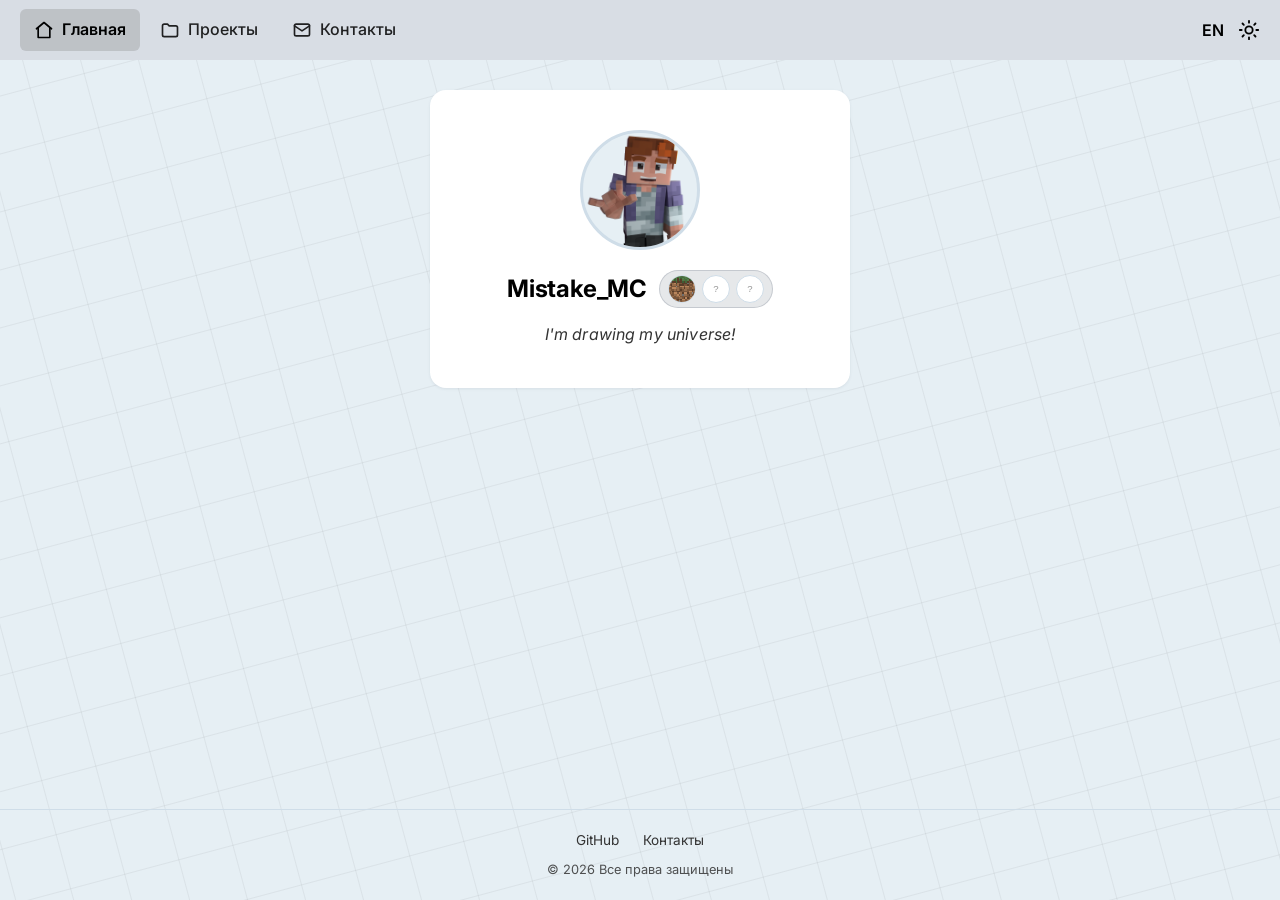
<file: index.html>
<!DOCTYPE html>
<html lang="ru"
      data-title-ru="Главная"
      data-title-en="Home">
<head>
    <meta charset="UTF-8">
    <meta name="viewport" content="width=device-width, initial-scale=1.0">
    <title>Главная</title>

    <!-- Анти-вспышка темы -->
    <script>
        (function () {
            var saved = localStorage.getItem('theme');
            var prefersDark = window.matchMedia('(prefers-color-scheme: dark)').matches;
            var theme = saved || (prefersDark ? 'dark' : 'light');
            document.documentElement.setAttribute('data-theme', theme);
        })();
    </script>

    <link rel="preconnect" href="https://fonts.googleapis.com">
    <link rel="preconnect" href="https://fonts.gstatic.com" crossorigin>
    <link href="https://fonts.googleapis.com/css2?family=Inter:wght@400;500;600;700;800&display=swap" rel="stylesheet">

    <link rel="stylesheet" href="css/styles.css">

    <script src="js/header.js"></script>
    <script src="js/footer.js"></script>
</head>
<body>

    <site-header active="home"></site-header>

    <main>
        <section class="card profile-card">

            <!-- Аватарка с превью -->
            <div class="avatar-wrap">
                <img src="images/avatar.png"
                     alt="Mistake_MC"
                     class="avatar">

                <img src="images/avatar.png"
                     alt=""
                     class="avatar-preview"
                     aria-hidden="true">
            </div>

            <div class="profile-name-row">
                <span class="nickname">Mistake_MC</span>

                <div class="badges-box">

                    <button class="badge" type="button" aria-label="Minecraft Wiki">
                        <img src="images/mc-block.png" alt="">
                        <span class="badge-tooltip"
                              data-ru="Администратор Minecraft Wiki"
                              data-en="Minecraft Wiki Administrator">Администратор Minecraft Wiki</span>
                    </button>

                    <button class="badge badge-placeholder" type="button" aria-label="Скоро">
                        <span class="badge-placeholder-inner">?</span>
                    </button>

                    <button class="badge badge-placeholder" type="button" aria-label="Скоро">
                        <span class="badge-placeholder-inner">?</span>
                    </button>

                </div>
            </div>

            <p class="signature">I'm drawing my universe!</p>

        </section>
    </main>

    <footer class="footer-home">
        <div class="footer-inner">

            <div class="footer-links">
                <a href="https://github.com/XmaxmakerX/Bio"
                   target="_blank"
                   rel="noopener"
                   class="footer-link">GitHub</a>

                <a href="contacts.html"
                   class="footer-link"
                   data-ru="Контакты"
                   data-en="Contacts">Контакты</a>
            </div>

            <p class="footer-copy">
                &copy; <span id="year"></span>
                <span data-ru="Все права защищены"
                      data-en="All rights reserved">Все права защищены</span>
            </p>

        </div>
    </footer>

    <script src="js/script.js"></script>
</body>
</html>
</file>
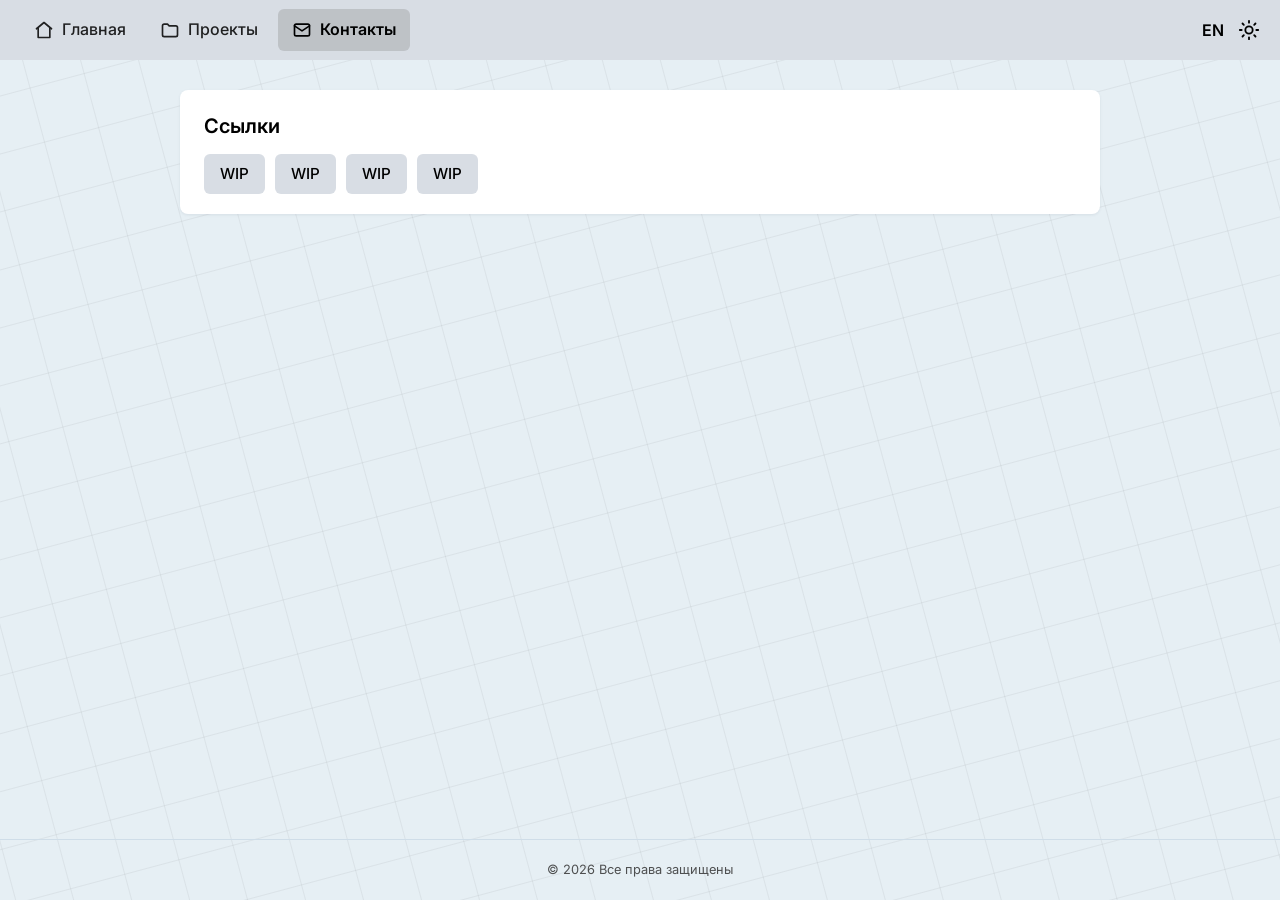
<file: contacts.html>
<!DOCTYPE html>
<html lang="ru"
      data-title-ru="Контакты"
      data-title-en="Contacts">
<head>
    <meta charset="UTF-8">
    <meta name="viewport" content="width=device-width, initial-scale=1.0">
    <title>Контакты</title>

    <script>
        (function () {
            var saved = localStorage.getItem('theme');
            var prefersDark = window.matchMedia('(prefers-color-scheme: dark)').matches;
            var theme = saved || (prefersDark ? 'dark' : 'light');
            document.documentElement.setAttribute('data-theme', theme);
        })();
    </script>

    <link rel="preconnect" href="https://fonts.googleapis.com">
    <link rel="preconnect" href="https://fonts.gstatic.com" crossorigin>
    <link href="https://fonts.googleapis.com/css2?family=Inter:wght@400;500;600;700;800&display=swap" rel="stylesheet">

    <link rel="stylesheet" href="css/styles.css">

    <script src="js/header.js"></script>
    <script src="js/footer.js"></script>
</head>
<body>

    <site-header active="contacts"></site-header>

    <main>
        <div class="grid">
            <section class="card full-width">
                <h2 data-ru="Ссылки" data-en="Links">Ссылки</h2>
                <div class="links">
                    <a href="#">WIP</a>
                    <a href="#">WIP</a>
                    <a href="#">WIP</a>
                    <a href="#">WIP</a>
                </div>
            </section>
        </div>
    </main>

    <site-footer></site-footer>

    <script src="js/script.js"></script>
</body>
</html>
</file>
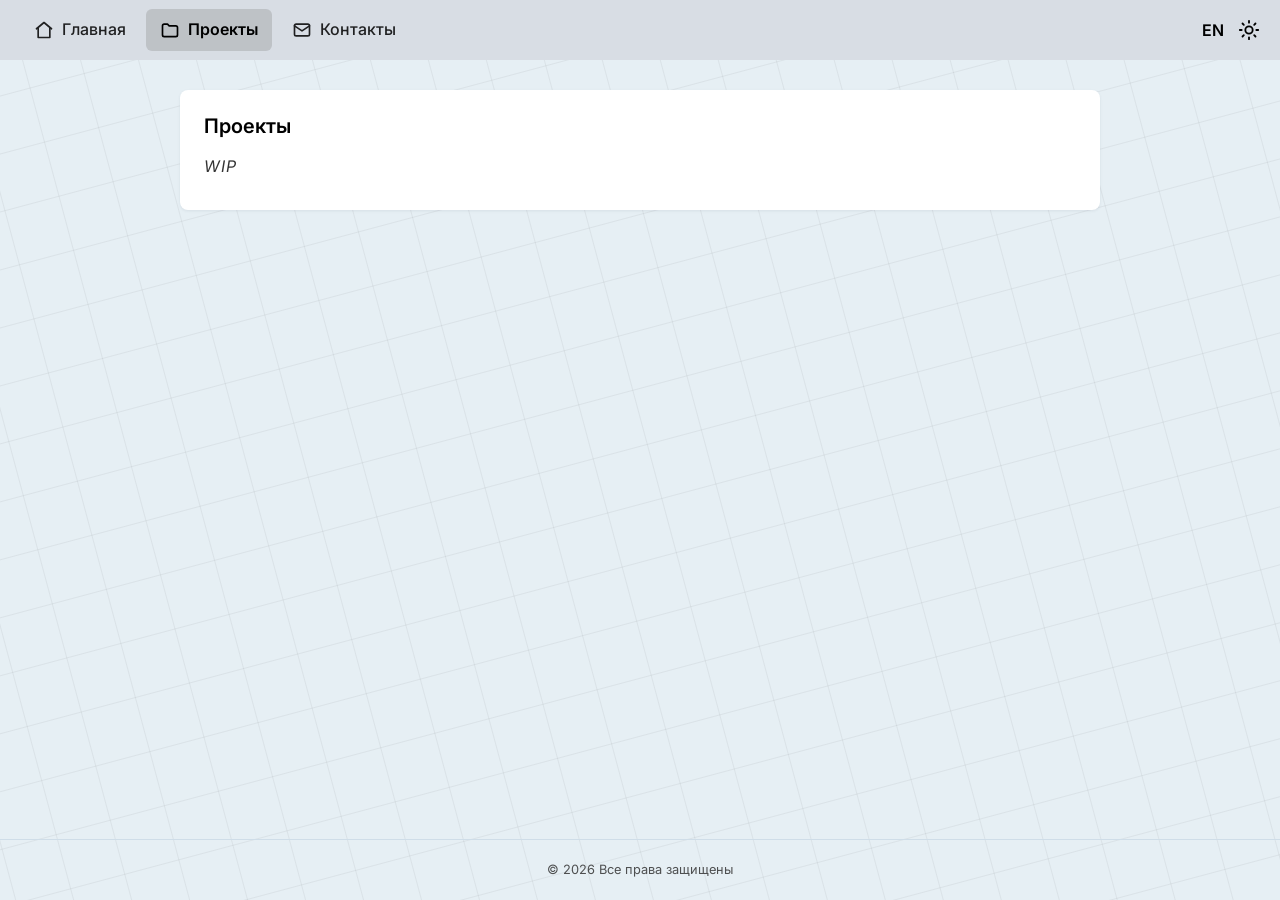
<file: projects.html>
<!DOCTYPE html>
<html lang="ru"
      data-title-ru="Проекты"
      data-title-en="Projects">
<head>
    <meta charset="UTF-8">
    <meta name="viewport" content="width=device-width, initial-scale=1.0">
    <title>Проекты</title>

    <script>
        (function () {
            var saved = localStorage.getItem('theme');
            var prefersDark = window.matchMedia('(prefers-color-scheme: dark)').matches;
            var theme = saved || (prefersDark ? 'dark' : 'light');
            document.documentElement.setAttribute('data-theme', theme);
        })();
    </script>

    <link rel="preconnect" href="https://fonts.googleapis.com">
    <link rel="preconnect" href="https://fonts.gstatic.com" crossorigin>
    <link href="https://fonts.googleapis.com/css2?family=Inter:wght@400;500;600;700;800&display=swap" rel="stylesheet">

    <link rel="stylesheet" href="css/styles.css">

    <script src="js/header.js"></script>
    <script src="js/footer.js"></script>
</head>
<body>

    <site-header active="projects"></site-header>

    <main>
        <div class="grid">
            <section class="card full-width">
                <h2 data-ru="Проекты" data-en="Projects">Проекты</h2>
                <p class="wip">WIP</p>
            </section>
        </div>
    </main>

    <site-footer></site-footer>

    <script src="js/script.js"></script>
</body>
</html>
</file>
<file: css/styles.css>
/* ============================================================
   1. ПЕРЕМЕННЫЕ ТЕМ
   ============================================================ */

:root {
    --accent: #d8dde4;
    --accent-hover: #c8ced7;
    --accent-text: #000000;

    --text: #000000;
    --heading: #000000;
    --text-muted: #333333;

    --bg: #e6eff4;
    --card-bg: #ffffff;
    --shadow: 0 1px 3px rgba(80, 90, 110, 0.10);
    --border: #cfdde8;

    --grid-line: rgba(0, 0, 0, 0.05);

    --badges-bg:     rgba(80, 90, 110, 0.14);
    --badges-border: rgba(80, 90, 110, 0.22);
}

[data-theme="dark"] {
    --accent: #4a505c;
    --accent-hover: #575e6c;
    --accent-text: #ffffff;

    --text: #ffffff;
    --heading: #ffffff;
    --text-muted: #d0d0d0;

    --bg: #2b2f3a;
    --card-bg: #353a48;
    --shadow: 0 1px 3px rgba(0, 0, 0, 0.4);
    --border: #3f4553;

    --grid-line: rgba(255, 255, 255, 0.045);

    --badges-bg:     rgba(255, 255, 255, 0.10);
    --badges-border: rgba(255, 255, 255, 0.16);
}


/* ============================================================
   1.5. АНИМИРОВАННЫЙ ФОН — ДИАГОНАЛЬНАЯ СЕТКА
   ============================================================ */
body::before {
    content: '';
    position: fixed;
    inset: -50%;
    z-index: -1;
    pointer-events: none;

    background-image:
        linear-gradient(to right,  var(--grid-line) 1px, transparent 1px),
        linear-gradient(to bottom, var(--grid-line) 1px, transparent 1px);
    background-size: 56px 56px;

    transform: rotate(-15deg);
    animation: gridMove 28s linear infinite;
}

@keyframes gridMove {
    from { background-position: 0 0; }
    to   { background-position: 56px 56px; }
}


/* ============================================================
   2. БАЗОВЫЕ СБРОСЫ
   ============================================================ */
* {
    box-sizing: border-box;
    margin: 0;
    padding: 0;
}

site-header,
site-footer {
    display: block;
}

html {
    height: 100%;
}

body {
    font-family: "Inter",
                 -apple-system, BlinkMacSystemFont,
                 "Segoe UI", Roboto,
                 "Helvetica Neue", Arial,
                 sans-serif;
    background: var(--bg);
    color: var(--text);
    line-height: 1.6;
    -webkit-font-smoothing: antialiased;
    -moz-osx-font-smoothing: grayscale;

    min-height: 100vh;
    display: flex;
    flex-direction: column;

    transition: background 0.25s ease, color 0.25s ease;
}


/* ============================================================
   3. ШАПКА
   ============================================================ */
header {
    background: var(--accent);
    padding: 0;
    position: relative;
    transition: background 0.25s ease;
    z-index: 100;
}

nav {
    max-width: none;
    margin: 0;
    height: 60px;
    display: flex;
    align-items: center;
    justify-content: space-between;
    position: relative;
    padding: 0 20px;
}


/* ============================================================
   4. БЛОК КНОПОК (бургер · язык · тема)
   ============================================================ */
.nav-actions {
    display: flex;
    align-items: center;
    gap: 14px;

    position: relative;
    z-index: 300;
}


/* ============================================================
   5. КНОПКА ТЕМЫ
   ============================================================ */
.theme-toggle {
    position: relative;
    width: 22px;
    height: 22px;
    border: none;
    background: transparent;
    padding: 0;
    cursor: pointer;

    color: var(--accent-text);
    transition: opacity 0.2s ease, color 0.25s ease;
}

.theme-toggle:hover {
    opacity: 0.7;
}

.theme-toggle .icon {
    position: absolute;
    top: 0;
    left: 0;
    width: 22px;
    height: 22px;
    display: block;

    transition: opacity 0.4s ease, transform 0.4s ease;
    will-change: opacity, transform;
}

.theme-toggle .icon svg {
    display: block;
    width: 100%;
    height: 100%;
}

[data-theme="light"] .icon-sun svg {
    animation: sunRotate 20s linear infinite;
    transform-origin: 12px 12px;
}

@keyframes sunRotate {
    from { transform: rotate(0deg); }
    to   { transform: rotate(360deg); }
}

[data-theme="dark"] .icon-moon svg {
    animation: moonSway 4s ease-in-out infinite;
    transform-origin: 12px 12px;
}

@keyframes moonSway {
    0%   { transform: rotate(-8deg); }
    50%  { transform: rotate(8deg);  }
    100% { transform: rotate(-8deg); }
}

[data-theme="light"] .icon-sun {
    opacity: 1;
    transform: rotate(0deg) scale(1);
}
[data-theme="light"] .icon-moon {
    opacity: 0;
    transform: rotate(-90deg) scale(0.4);
}

[data-theme="dark"] .icon-sun {
    opacity: 0;
    transform: rotate(90deg) scale(0.4);
}
[data-theme="dark"] .icon-moon {
    opacity: 1;
    transform: rotate(0deg) scale(1);
}


/* ============================================================
   5.1. ПЕРЕКЛЮЧАТЕЛЬ ЯЗЫКА
   ============================================================ */
.lang-toggle {
    width: 22px;
    height: 22px;
    display: flex;
    align-items: center;
    justify-content: center;
    padding: 0;

    background: transparent;
    border: none;

    color: var(--accent-text);
    font-family: inherit;
    font-size: 1rem;
    font-weight: 600;
    letter-spacing: 0.02em;
    line-height: 1;

    cursor: pointer;
    transform-origin: center;
    transition: opacity 0.2s ease;
}

.lang-toggle:hover {
    opacity: 0.7;
}

.lang-toggle.flipping {
    animation: langFlip 0.5s ease;
}

@keyframes langFlip {
    0%   { transform: rotate(0deg)   scale(1);    }
    50%  { transform: rotate(180deg) scale(1.15); }
    100% { transform: rotate(360deg) scale(1);    }
}


/* ============================================================
   6. БУРГЕР — две полоски
   ============================================================ */
.menu-toggle {
    display: none;
    flex-direction: column;
    justify-content: space-between;
    width: 22px;
    height: 14px;
    background: none;
    border: none;
    padding: 0;
    cursor: pointer;
}

.burger-line {
    display: block;
    width: 100%;
    height: 2px;
    background: var(--accent-text);
    border-radius: 2px;
    transition: transform 0.25s ease;
}

.menu-toggle.open .burger-line:nth-child(1) {
    transform: translateY(6px) rotate(45deg);
}
.menu-toggle.open .burger-line:nth-child(2) {
    transform: translateY(-6px) rotate(-45deg);
}


/* ============================================================
   7. НАВИГАЦИЯ (десктоп: горизонтальная строка слева)
   ============================================================ */
.nav-panel {
    display: flex;
    align-items: center;
    margin-right: auto;
}

.nav-links {
    list-style: none;
    display: flex;
    gap: 6px;
}

.nav-links a {
    display: flex;
    align-items: center;
    color: var(--accent-text);
    text-decoration: none;
    font-size: 1rem;
    font-weight: 500;
    padding: 8px 14px;
    border-radius: 6px;
    opacity: 0.85;
    cursor: pointer;
    transition: background 0.2s ease, opacity 0.2s ease;
}

.nav-links a:hover {
    opacity: 1;
    background: rgba(128, 128, 128, 0.22);
}

.nav-links a.active {
    opacity: 1;
    font-weight: 600;
    background: rgba(128, 128, 128, 0.30);
    pointer-events: none;
    cursor: default;
    outline: none;
}

.nav-icon {
    display: block;
    width: 20px;
    height: 20px;
    margin-right: 8px;
    flex-shrink: 0;

    color: var(--accent-text);
    transition: color 0.25s ease;
}

.nav-icon svg {
    display: block;
    width: 100%;
    height: 100%;
}


/* ============================================================
   8. ОСНОВНОЙ КОНТЕНТ
   ============================================================ */
main {
    position: relative;
    z-index: 1;
    flex: 1;
    max-width: 960px;
    width: 100%;
    margin: 0 auto;
    padding: 30px 20px;
}

.grid {
    display: grid;
    grid-template-columns: 1fr 1fr;
    gap: 20px;
}

.card {
    background: var(--card-bg);
    border-radius: 8px;
    padding: 20px 24px;
    box-shadow: var(--shadow);
    transition: background 0.25s ease;
}

.card h2 {
    font-size: 1.25rem;
    font-weight: 600;
    margin-bottom: 12px;
    color: var(--heading);
    transition: color 0.25s ease;
}

.wip {
    color: var(--text-muted);
    font-style: italic;
    letter-spacing: 0.05em;
}

.full-width {
    grid-column: 1 / -1;
    min-height: 120px;
}


/* ============================================================
   9. ССЫЛКИ-КНОПКИ
   ============================================================ */
.links {
    display: flex;
    flex-wrap: wrap;
    gap: 10px;
}

.links a {
    display: inline-block;
    padding: 8px 16px;
    background: var(--accent);
    color: var(--accent-text);
    text-decoration: none;
    border-radius: 6px;
    font-size: 0.95rem;
    font-weight: 500;
    transition: background 0.2s ease;
}

.links a:hover {
    background: var(--accent-hover);
}


/* ============================================================
   10. ПОДВАЛ
   ============================================================ */
footer {
    position: relative;
    z-index: 1;
    border-top: 1px solid var(--border);
    padding: 20px;

    text-align: center;
    font-size: 0.85rem;
    color: var(--text-muted);
}

.footer-inner {
    max-width: 960px;
    margin: 0 auto;
}

.footer-links {
    display: flex;
    justify-content: center;
    align-items: center;
    gap: 24px;
    flex-wrap: wrap;
    margin-bottom: 8px;
}

.footer-link {
    color: var(--text-muted);
    text-decoration: none;
    font-size: 0.85rem;
    transition: color 0.2s ease;
}

.footer-link:hover {
    color: var(--text);
    text-decoration: underline;
    text-underline-offset: 3px;
}

.footer-copy {
    margin: 0;
    font-size: 0.8rem;
    color: var(--text-muted);
    opacity: 0.85;
}


/* ============================================================
   11. ОВЕРЛЕЙ
   ============================================================ */
.overlay {
    position: fixed;
    inset: 0;
    background: rgba(0, 0, 0, 0.5);
    z-index: 150;
    opacity: 0;
    visibility: hidden;
    transition: opacity 0.25s ease, visibility 0.25s;
}
.overlay.open {
    opacity: 1;
    visibility: visible;
}


/* ============================================================
   12. МОБИЛЬНЫЕ (<= 640px)
   Панель выезжает слева, кнопки справа.
   ============================================================ */
@media (max-width: 640px) {

    .menu-toggle {
        display: flex;
    }

    .nav-panel {
        position: fixed;
        top: 0;
        left: 0;
        right: auto;

        width: 280px;
        max-width: 85vw;
        height: 100vh;
        background: var(--accent);
        display: flex;
        flex-direction: column;
        justify-content: flex-start;
        align-items: stretch;
        margin-right: 0;
        padding: 80px 20px 20px;

        transform: translateX(-100%);
        visibility: hidden;

        transition: transform 0.25s ease, visibility 0s linear 0.25s;

        z-index: 200;
        overflow-y: auto;
    }

    .nav-panel.open {
        transform: translateX(0);
        visibility: visible;
        transition: transform 0.25s ease, visibility 0s linear 0s;
    }

    .nav-links {
        flex-direction: column;
        gap: 4px;
        width: 100%;
    }

    .nav-links a {
        padding: 12px 16px;
    }

    .grid {
        grid-template-columns: 1fr;
    }
}


/* ============================================================
   13. ДЕСКТОП (>= 641px)
   ============================================================ */
@media (min-width: 641px) {

    .menu-toggle {
        display: none !important;
    }

    .overlay {
        display: none !important;
    }

    .nav-panel {
        position: static !important;
        transform: none !important;
        visibility: visible !important;
        height: auto !important;
        width: auto !important;
        background: transparent !important;
        padding: 0 !important;
        overflow: visible !important;
        z-index: auto !important;

        pointer-events: auto;
    }

    .nav-panel .nav-links a {
        pointer-events: auto;
    }
}


/* ============================================================
   14. СТРАНИЦА 404
   ============================================================ */
.error-card {
    text-align: center;
    padding: 60px 24px;
    min-height: 320px;
    display: flex;
    flex-direction: column;
    justify-content: center;
    align-items: center;
}

.error-code {
    font-size: 6rem;
    font-weight: 800;
    line-height: 1;
    margin-bottom: 24px;
    color: var(--heading);
    letter-spacing: -0.02em;
}

.error-text {
    font-size: 1.1rem;
    color: var(--text);
    margin-bottom: 20px;
}

.error-link a {
    display: inline-block;
    padding: 10px 20px;
    background: var(--accent);
    color: var(--accent-text);
    text-decoration: none;
    border-radius: 6px;
    font-size: 0.95rem;
    font-weight: 500;
    transition: background 0.2s ease;
}

.error-link a:hover {
    background: var(--accent-hover);
}

@media (max-width: 640px) {
    .error-card {
        padding: 40px 20px;
        min-height: 260px;
    }
    .error-code {
        font-size: 4.5rem;
        margin-bottom: 18px;
    }
    .error-text {
        font-size: 1rem;
    }
}


/* ============================================================
   15. УВАЖАЕМ НАСТРОЙКИ ПОЛЬЗОВАТЕЛЯ
   ============================================================ */
@media (prefers-reduced-motion: reduce) {
    body::before,
    [data-theme="light"] .icon-sun svg,
    [data-theme="dark"] .icon-moon svg {
        animation: none;
    }

    *,
    *::before,
    *::after {
        transition-duration: 0.01ms !important;
        animation-duration: 0.01ms !important;
    }
}


/* ============================================================
   16. ПРОФИЛЬ НА ГЛАВНОЙ
   ============================================================ */

.profile-card {
    max-width: 420px;
    margin: 0 auto;
    padding: 40px 28px;
    text-align: center;
    border-radius: 16px;

    overflow: visible;
}

/* ---------- Аватарка + превью ---------- */
.avatar-wrap {
    position: relative;
    width: 120px;
    height: 120px;
    margin: 0 auto 20px;
    display: block;
}

.avatar {
    width: 120px;
    height: 120px;
    border-radius: 50%;
    object-fit: cover;
    display: block;
    border: 3px solid var(--border);
    background: var(--bg);
    cursor: pointer;

    transition: transform 0.25s ease, border-color 0.2s ease;
}

.avatar:hover {
    transform: scale(1.03);
    border-color: var(--text-muted);
}

/* Увеличенная миниатюра — появляется при наведении
   (десктоп) или по тапу (мобильный, класс .open) */
.avatar-preview {
    position: absolute;
    top: 50%;
    left: calc(100% + 16px);
    transform: translateY(-50%) scale(0.9);

    width: 260px;
    height: 260px;
    border-radius: 12px;
    object-fit: cover;

    background: var(--card-bg);
    border: 1px solid var(--border);
    box-shadow: 0 8px 24px rgba(0, 0, 0, 0.15);

    opacity: 0;
    pointer-events: none;
    visibility: hidden;

    transition: opacity 0.25s ease, transform 0.25s ease, visibility 0.25s;

    z-index: 20;
}

/* Показ: hover на десктопе ИЛИ класс .open (для тача) */
.avatar-wrap:hover .avatar-preview,
.avatar-wrap.open .avatar-preview {
    opacity: 1;
    visibility: visible;
    transform: translateY(-50%) scale(1);
}

/* ---------- Ник ---------- */
.profile-name-row {
    display: flex;
    align-items: center;
    justify-content: center;
    gap: 12px;
    flex-wrap: wrap;
    margin-bottom: 14px;
}

.nickname {
    font-size: 1.5rem;
    font-weight: 700;
    letter-spacing: -0.01em;
    color: var(--heading);
}

/* ---------- Плашка со значками ---------- */
.badges-box {
    display: flex;
    align-items: center;
    gap: 6px;
    padding: 4px 8px;

    background: var(--badges-bg) !important;
    border: 1px solid var(--badges-border) !important;
    border-radius: 999px;

    transition: background 0.25s ease, border-color 0.25s ease;
}

.badge {
    position: relative;
    width: 28px;
    height: 28px;

    background: var(--card-bg);
    border: 1px solid var(--border);
    border-radius: 50%;
    padding: 0;

    cursor: pointer;
    display: flex;
    align-items: center;
    justify-content: center;

    transition: transform 0.15s ease, border-color 0.2s ease;
}

.badge:hover {
    transform: scale(1.08);
    border-color: var(--text-muted);
}

.badge img {
    width: 100%;
    height: 100%;
    object-fit: cover;
    display: block;
    border-radius: 50%;
    image-rendering: pixelated;
}

.badge-placeholder {
    cursor: default;
}

.badge-placeholder:hover {
    transform: none;
    border-color: var(--border);
}

.badge-placeholder-inner {
    display: flex;
    align-items: center;
    justify-content: center;
    width: 100%;
    height: 100%;

    color: var(--text-muted);
    font-size: 0.6rem;
    font-weight: 500;
    line-height: 1;
    opacity: 0.5;
}

.badge-tooltip {
    position: absolute;
    bottom: calc(100% + 10px);
    left: 50%;
    transform: translateX(-50%) translateY(4px);

    background: var(--accent);
    color: var(--accent-text);
    padding: 6px 10px;
    border-radius: 6px;
    font-size: 0.8rem;
    font-weight: 500;
    white-space: nowrap;

    border: 1px solid var(--border);

    opacity: 0;
    pointer-events: none;
    transition: opacity 0.2s ease, transform 0.2s ease;
    z-index: 10;
}

.badge-tooltip::after {
    content: '';
    position: absolute;
    top: 100%;
    left: 50%;
    transform: translateX(-50%);
    border: 5px solid transparent;
    border-top-color: var(--accent);
}

.badge:hover .badge-tooltip,
.badge.active .badge-tooltip {
    opacity: 1;
    transform: translateX(-50%) translateY(0);
}

.signature {
    font-style: italic;
    font-size: 1rem;
    color: var(--text-muted);
    letter-spacing: 0.01em;
}

/* ---------- Мобильные правки ---------- */
@media (max-width: 640px) {
    .profile-card {
        padding: 32px 20px;
    }

    .avatar-wrap,
    .avatar {
        width: 100px;
        height: 100px;
    }

    /* Превью — по центру, снизу от аватарки.
       На таче работает по тапу (.open), на десктопе — hover. */
    .avatar-preview {
        top: calc(100% + 12px);
        left: 50%;
        transform: translateX(-50%) scale(0.9);

        width: 220px;
        height: 220px;
    }

    .avatar-wrap.open .avatar-preview {
        transform: translateX(-50%) scale(1);
    }

    .nickname {
        font-size: 1.3rem;
    }

    .badge {
        width: 26px;
        height: 26px;
    }

    .badge-tooltip {
        max-width: 70vw;
        white-space: normal;
        text-align: center;
    }
}
</file>
